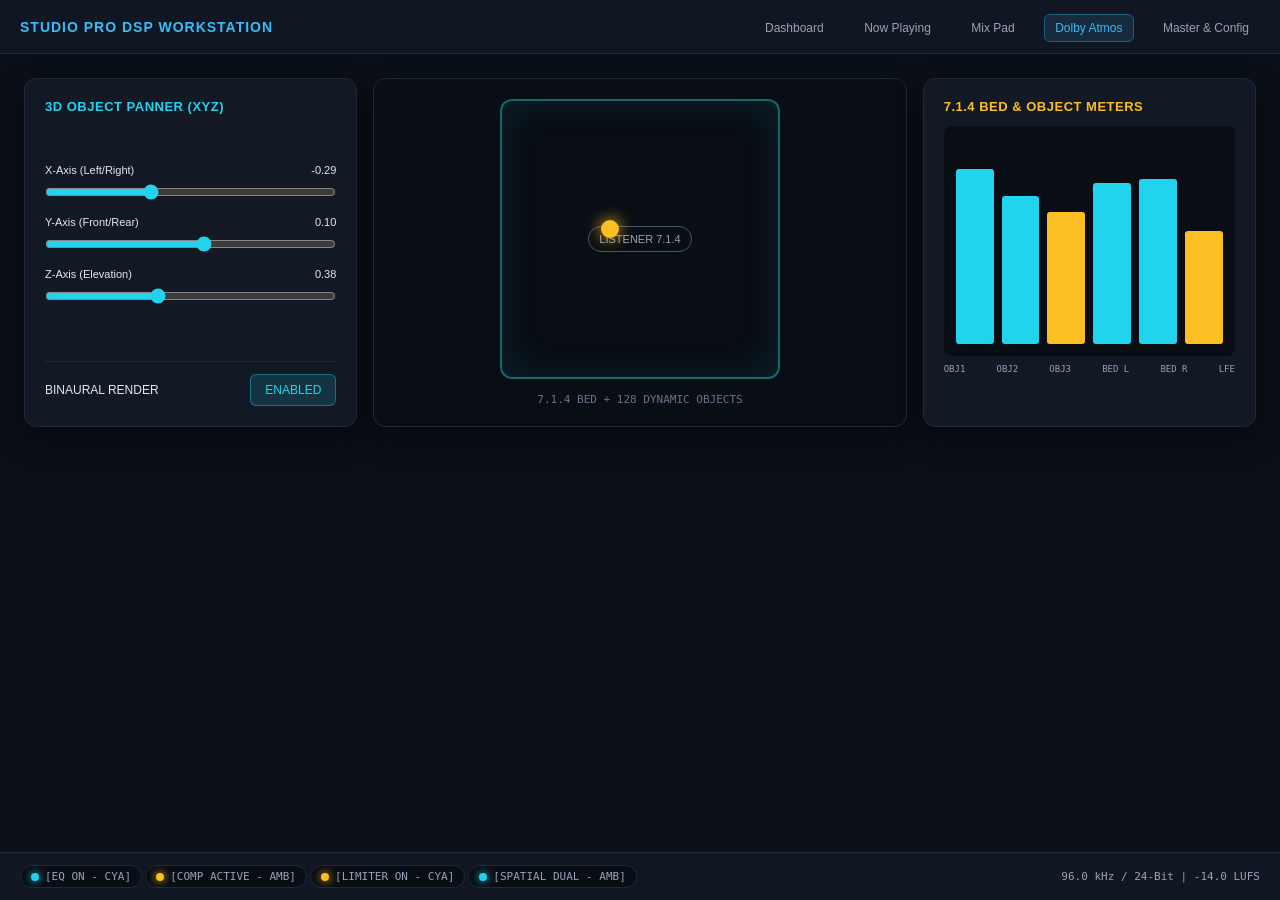
<file: public/assets/aistudio/dolby_atmos_8a188ab9.html>
<!DOCTYPE html>
<html lang="en">
<head>
  <meta charset="UTF-8" />
  <meta name="viewport" content="width=device-width, initial-scale=1.0" />
  <title>Dolby Atmos View - Studio Pro DSP</title>
  <style>
* { box-sizing: border-box; margin: 0; padding: 0; }
body {
  background: #0b0f17;
  color: #e2e8f0;
  font-family: -apple-system, BlinkMacSystemFont, "Segoe UI", Roboto, sans-serif;
  min-height: 100vh;
  display: flex;
  flex-direction: column;
}
header {
  height: 54px;
  background: #111722;
  border-bottom: 1px solid #1e293b;
  padding: 0 20px;
  display: flex;
  align-items: center;
  justify-content: space-between;
}
.brand { font-weight: 700; letter-spacing: 1px; color: #38bdf8; font-size: 14px; }
.nav-links a {
  color: #94a3b8;
  text-decoration: none;
  font-size: 12px;
  margin-left: 14px;
  padding: 6px 10px;
  border-radius: 6px;
  border: 1px solid transparent;
}
.nav-links a:hover, .nav-links a.active {
  color: #38bdf8;
  background: rgba(56, 189, 248, 0.12);
  border-color: rgba(56, 189, 248, 0.35);
}
main { flex: 1; padding: 24px; max-width: 1280px; width: 100%; margin: 0 auto; }
.panel {
  background: #121824;
  border: 1px solid #1e293b;
  border-radius: 12px;
  padding: 20px;
  box-shadow: 0 12px 30px rgba(0,0,0,0.45);
}
h1, h2, h3 { color: #f8fafc; letter-spacing: 0.5px; }
.cyan { color: #22d3ee; }
.amber { color: #fbbf24; }
.btn {
  background: rgba(34, 211, 238, 0.15);
  color: #22d3ee;
  border: 1px solid rgba(34, 211, 238, 0.4);
  padding: 8px 14px;
  border-radius: 6px;
  font-size: 12px;
  cursor: pointer;
}
.btn:hover { background: rgba(34, 211, 238, 0.25); }
.btn-amber {
  background: rgba(251, 191, 36, 0.15);
  color: #fbbf24;
  border: 1px solid rgba(251, 191, 36, 0.4);
}
footer {
  height: 48px;
  background: #111722;
  border-top: 1px solid #1e293b;
  padding: 0 20px;
  display: flex;
  align-items: center;
  justify-content: space-between;
  font-size: 11px;
  color: #94a3b8;
}
.pill {
  display: inline-flex;
  align-items: center;
  gap: 6px;
  background: #090d14;
  border: 1px solid #1e293b;
  padding: 4px 10px;
  border-radius: 999px;
  font-family: monospace;
}
.dot-cyan { width: 8px; height: 8px; border-radius: 50%; background: #22d3ee; box-shadow: 0 0 8px #22d3ee; }
.dot-amber { width: 8px; height: 8px; border-radius: 50%; background: #fbbf24; box-shadow: 0 0 8px #fbbf24; }
input[type="range"] { accent-color: #22d3ee; cursor: pointer; }

</style>
</head>
<body>
  <header>
    <div class="brand">STUDIO PRO DSP WORKSTATION</div>
    <nav class="nav-links">
      <a href="../index.html" class="">Dashboard</a>
      <a href="../views/now_playing.html" class="">Now Playing</a>
      <a href="../views/mix_pad.html" class="">Mix Pad</a>
      <a href="../views/dolby_atmos.html" class="active">Dolby Atmos</a>
      <a href="../views/master_mix_config.html" class="">Master & Config</a>
    </nav>
  </header>
  <main>
    <div style="display:grid; grid-template-columns: 1fr 1.6fr 1fr; gap:16px;">
      <div class="panel" style="display:flex; flex-direction:column; justify-content:space-between;">
        <h3 class="cyan" style="font-size:13px;">3D OBJECT PANNER (XYZ)</h3>
        <div>
          <label style="font-size:11px; display:flex; justify-content:space-between;"><span>X-Axis (Left/Right)</span><span id="xv">-0.29</span></label>
          <input type="range" min="-1" max="1" step="0.01" value="-0.29" oninput="moveObj('x', this.value)" style="width:100%; margin:8px 0 16px;" />
          <label style="font-size:11px; display:flex; justify-content:space-between;"><span>Y-Axis (Front/Rear)</span><span id="yv">0.10</span></label>
          <input type="range" min="-1" max="1" step="0.01" value="0.10" oninput="moveObj('y', this.value)" style="width:100%; margin:8px 0 16px;" />
          <label style="font-size:11px; display:flex; justify-content:space-between;"><span>Z-Axis (Elevation)</span><span id="zv">0.38</span></label>
          <input type="range" min="0" max="1" step="0.01" value="0.38" oninput="moveObj('z', this.value)" style="width:100%; margin:8px 0;" />
        </div>
        <div style="display:flex; justify-content:space-between; align-items:center; border-top:1px solid #1e293b; padding-top:12px;">
          <span style="font-size:12px;">BINAURAL RENDER</span>
          <button class="btn" onclick="this.textContent=this.textContent==='ENABLED'?'BYPASSED':'ENABLED'">ENABLED</button>
        </div>
      </div>
      <div class="panel" style="display:flex; flex-direction:column; align-items:center; justify-content:center; background:#090d14;">
        <div style="width:280px; height:280px; border:2px solid rgba(34,211,238,0.45); border-radius:12px; position:relative; display:flex; align-items:center; justify-content:center; box-shadow:inset 0 0 40px rgba(34,211,238,0.1);">
          <div style="padding:6px 10px; border:1px solid #475569; border-radius:20px; font-size:11px; color:#94a3b8;">LISTENER 7.1.4</div>
          <div id="audioNode" style="width:18px; height:18px; border-radius:50%; background:#fbbf24; box-shadow:0 0 16px #fbbf24; position:absolute; transform:translate(-30px, -10px);"></div>
        </div>
        <p style="font-size:11px; color:#64748b; font-family:monospace; margin-top:14px;">7.1.4 BED + 128 DYNAMIC OBJECTS</p>
      </div>
      <div class="panel">
        <h3 class="amber" style="font-size:13px; margin-bottom:12px;">7.1.4 BED & OBJECT METERS</h3>
        <div style="display:grid; grid-template-columns: repeat(6, 1fr); gap:8px; height:230px; align-items:flex-end; background:#090d14; padding:12px; border-radius:8px;">
          <div style="background:#22d3ee; height:85%; border-radius:3px;"></div>
          <div style="background:#22d3ee; height:72%; border-radius:3px;"></div>
          <div style="background:#fbbf24; height:64%; border-radius:3px;"></div>
          <div style="background:#22d3ee; height:78%; border-radius:3px;"></div>
          <div style="background:#22d3ee; height:80%; border-radius:3px;"></div>
          <div style="background:#fbbf24; height:55%; border-radius:3px;"></div>
        </div>
        <div style="display:flex; justify-content:space-between; font-size:9px; font-family:monospace; color:#94a3b8; margin-top:8px;">
          <span>OBJ1</span><span>OBJ2</span><span>OBJ3</span><span>BED L</span><span>BED R</span><span>LFE</span>
        </div>
      </div>
    </div>
    </main>
  <footer>
    <div>
      <span class="pill"><span class="dot-cyan"></span> [EQ ON - CYA]</span>
      <span class="pill"><span class="dot-amber"></span> [COMP ACTIVE - AMB]</span>
      <span class="pill"><span class="dot-amber"></span> [LIMITER ON - CYA]</span>
      <span class="pill"><span class="dot-cyan"></span> [SPATIAL DUAL - AMB]</span>
    </div>
    <div style="font-family: monospace;">96.0 kHz / 24-Bit | -14.0 LUFS</div>
  </footer>
  <script>
    const pos = {x:-0.29, y:0.10, z:0.38};
    function moveObj(axis, val){
      pos[axis] = parseFloat(val);
      document.getElementById(axis+'v').textContent = pos[axis].toFixed(2);
      const node = document.getElementById('audioNode');
      node.style.transform = `translate(${pos.x*110}px, ${-pos.y*110}px) scale(${1 + pos.z*0.5})`;
    }
    </script>
</body>
</html>
</file>
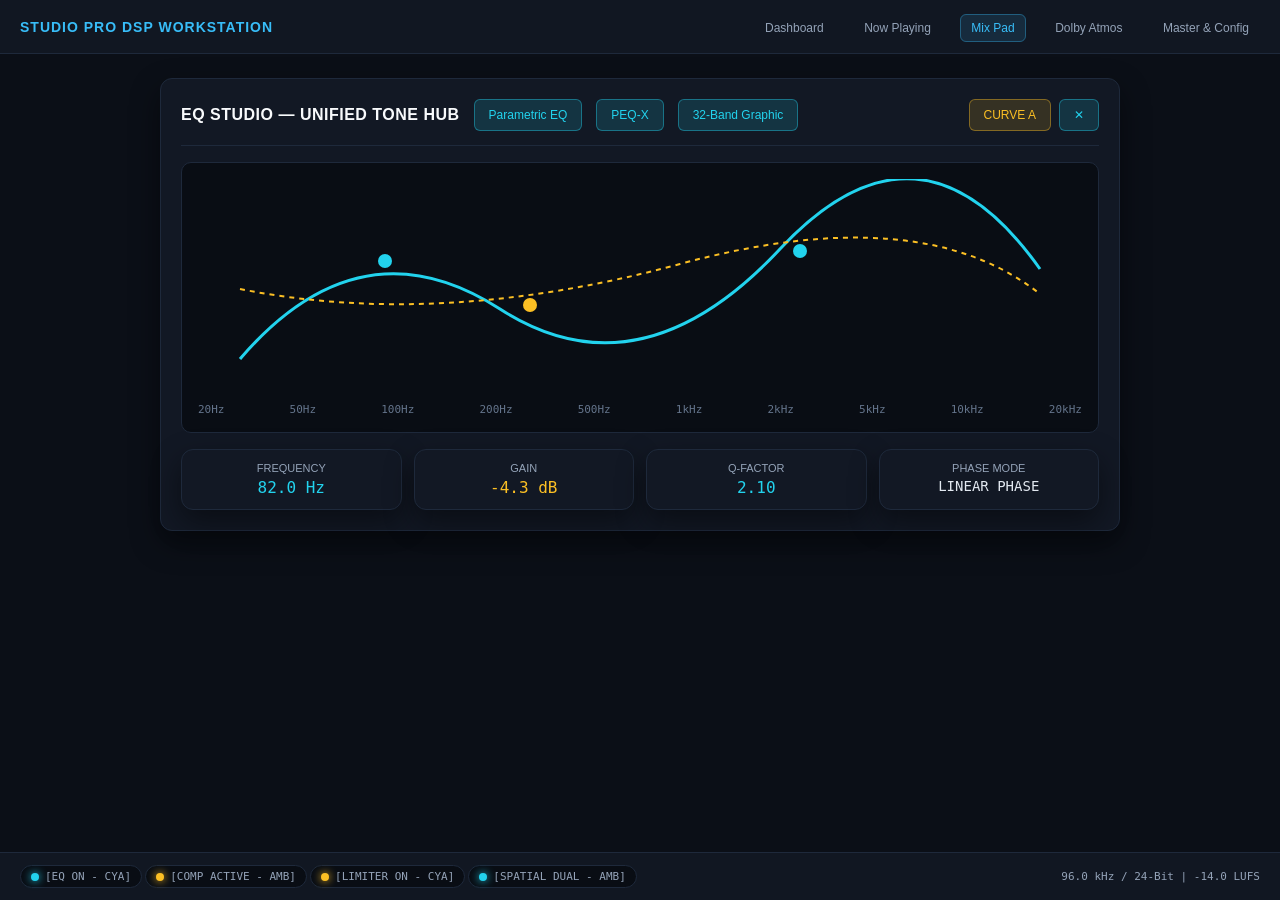
<file: public/assets/aistudio/eq_studio_modal_c9754af3.html>
<!DOCTYPE html>
<html lang="en">
<head>
  <meta charset="UTF-8" />
  <meta name="viewport" content="width=device-width, initial-scale=1.0" />
  <title>EqStudioModal - Studio Pro DSP</title>
  <style>
* { box-sizing: border-box; margin: 0; padding: 0; }
body {
  background: #0b0f17;
  color: #e2e8f0;
  font-family: -apple-system, BlinkMacSystemFont, "Segoe UI", Roboto, sans-serif;
  min-height: 100vh;
  display: flex;
  flex-direction: column;
}
header {
  height: 54px;
  background: #111722;
  border-bottom: 1px solid #1e293b;
  padding: 0 20px;
  display: flex;
  align-items: center;
  justify-content: space-between;
}
.brand { font-weight: 700; letter-spacing: 1px; color: #38bdf8; font-size: 14px; }
.nav-links a {
  color: #94a3b8;
  text-decoration: none;
  font-size: 12px;
  margin-left: 14px;
  padding: 6px 10px;
  border-radius: 6px;
  border: 1px solid transparent;
}
.nav-links a:hover, .nav-links a.active {
  color: #38bdf8;
  background: rgba(56, 189, 248, 0.12);
  border-color: rgba(56, 189, 248, 0.35);
}
main { flex: 1; padding: 24px; max-width: 1280px; width: 100%; margin: 0 auto; }
.panel {
  background: #121824;
  border: 1px solid #1e293b;
  border-radius: 12px;
  padding: 20px;
  box-shadow: 0 12px 30px rgba(0,0,0,0.45);
}
h1, h2, h3 { color: #f8fafc; letter-spacing: 0.5px; }
.cyan { color: #22d3ee; }
.amber { color: #fbbf24; }
.btn {
  background: rgba(34, 211, 238, 0.15);
  color: #22d3ee;
  border: 1px solid rgba(34, 211, 238, 0.4);
  padding: 8px 14px;
  border-radius: 6px;
  font-size: 12px;
  cursor: pointer;
}
.btn:hover { background: rgba(34, 211, 238, 0.25); }
.btn-amber {
  background: rgba(251, 191, 36, 0.15);
  color: #fbbf24;
  border: 1px solid rgba(251, 191, 36, 0.4);
}
footer {
  height: 48px;
  background: #111722;
  border-top: 1px solid #1e293b;
  padding: 0 20px;
  display: flex;
  align-items: center;
  justify-content: space-between;
  font-size: 11px;
  color: #94a3b8;
}
.pill {
  display: inline-flex;
  align-items: center;
  gap: 6px;
  background: #090d14;
  border: 1px solid #1e293b;
  padding: 4px 10px;
  border-radius: 999px;
  font-family: monospace;
}
.dot-cyan { width: 8px; height: 8px; border-radius: 50%; background: #22d3ee; box-shadow: 0 0 8px #22d3ee; }
.dot-amber { width: 8px; height: 8px; border-radius: 50%; background: #fbbf24; box-shadow: 0 0 8px #fbbf24; }
input[type="range"] { accent-color: #22d3ee; cursor: pointer; }

</style>
</head>
<body>
  <header>
    <div class="brand">STUDIO PRO DSP WORKSTATION</div>
    <nav class="nav-links">
      <a href="../index.html" class="">Dashboard</a>
      <a href="../views/now_playing.html" class="">Now Playing</a>
      <a href="../views/mix_pad.html" class="active">Mix Pad</a>
      <a href="../views/dolby_atmos.html" class="">Dolby Atmos</a>
      <a href="../views/master_mix_config.html" class="">Master & Config</a>
    </nav>
  </header>
  <main>
    <div class="panel" style="max-width:960px; margin:0 auto;">
      <div style="display:flex; justify-content:space-between; align-items:center; border-bottom:1px solid #1e293b; padding-bottom:14px; margin-bottom:16px;">
        <div style="display:flex; align-items:center; gap:14px;">
          <h2 style="font-size:16px;">EQ STUDIO — UNIFIED TONE HUB</h2>
          <a href="parametric_eq_modal.html" class="btn" style="text-decoration:none;">Parametric EQ</a>
          <a href="peq_x_modal.html" class="btn" style="text-decoration:none;">PEQ-X</a>
          <a href="advanced_32band_eq.html" class="btn" style="text-decoration:none;">32-Band Graphic</a>
        </div>
        <div style="display:flex; gap:8px;">
          <button class="btn btn-amber" onclick="this.textContent=this.textContent==='CURVE A'?'CURVE B':'CURVE A'">CURVE A</button>
          <a href="../index.html" class="btn" style="text-decoration:none;">✕</a>
        </div>
      </div>
      <div style="background:#090d14; border:1px solid #1e293b; border-radius:10px; padding:16px; margin-bottom:16px;">
        <svg viewBox="0 0 800 220" style="width:100%; height:220px;">
          <path d="M 0 180 Q 120 40, 260 130 T 540 70 T 800 90" fill="none" stroke="#22d3ee" stroke-width="3"/>
          <path d="M 0 110 Q 200 150, 440 85 T 800 115" fill="none" stroke="#fbbf24" stroke-width="2" stroke-dasharray="5"/>
          <circle cx="145" cy="82" r="7" fill="#22d3ee"/><circle cx="290" cy="126" r="7" fill="#fbbf24"/><circle cx="560" cy="72" r="7" fill="#22d3ee"/>
        </svg>
        <div style="display:flex; justify-content:space-between; font-size:11px; font-family:monospace; color:#64748b;">
          <span>20Hz</span><span>50Hz</span><span>100Hz</span><span>200Hz</span><span>500Hz</span><span>1kHz</span><span>2kHz</span><span>5kHz</span><span>10kHz</span><span>20kHz</span>
        </div>
      </div>
      <div style="display:grid; grid-template-columns: repeat(4, 1fr); gap:12px; text-align:center;">
        <div class="panel" style="padding:12px;"><div style="font-size:11px; color:#94a3b8;">FREQUENCY</div><div class="cyan" style="font-family:monospace; font-size:16px; margin-top:4px;">82.0 Hz</div></div>
        <div class="panel" style="padding:12px;"><div style="font-size:11px; color:#94a3b8;">GAIN</div><div class="amber" style="font-family:monospace; font-size:16px; margin-top:4px;">-4.3 dB</div></div>
        <div class="panel" style="padding:12px;"><div style="font-size:11px; color:#94a3b8;">Q-FACTOR</div><div class="cyan" style="font-family:monospace; font-size:16px; margin-top:4px;">2.10</div></div>
        <div class="panel" style="padding:12px;"><div style="font-size:11px; color:#94a3b8;">PHASE MODE</div><div style="font-family:monospace; font-size:14px; margin-top:4px;">LINEAR PHASE</div></div>
      </div>
    </div>
    </main>
  <footer>
    <div>
      <span class="pill"><span class="dot-cyan"></span> [EQ ON - CYA]</span>
      <span class="pill"><span class="dot-amber"></span> [COMP ACTIVE - AMB]</span>
      <span class="pill"><span class="dot-amber"></span> [LIMITER ON - CYA]</span>
      <span class="pill"><span class="dot-cyan"></span> [SPATIAL DUAL - AMB]</span>
    </div>
    <div style="font-family: monospace;">96.0 kHz / 24-Bit | -14.0 LUFS</div>
  </footer>
  <script></script>
</body>
</html>
</file>
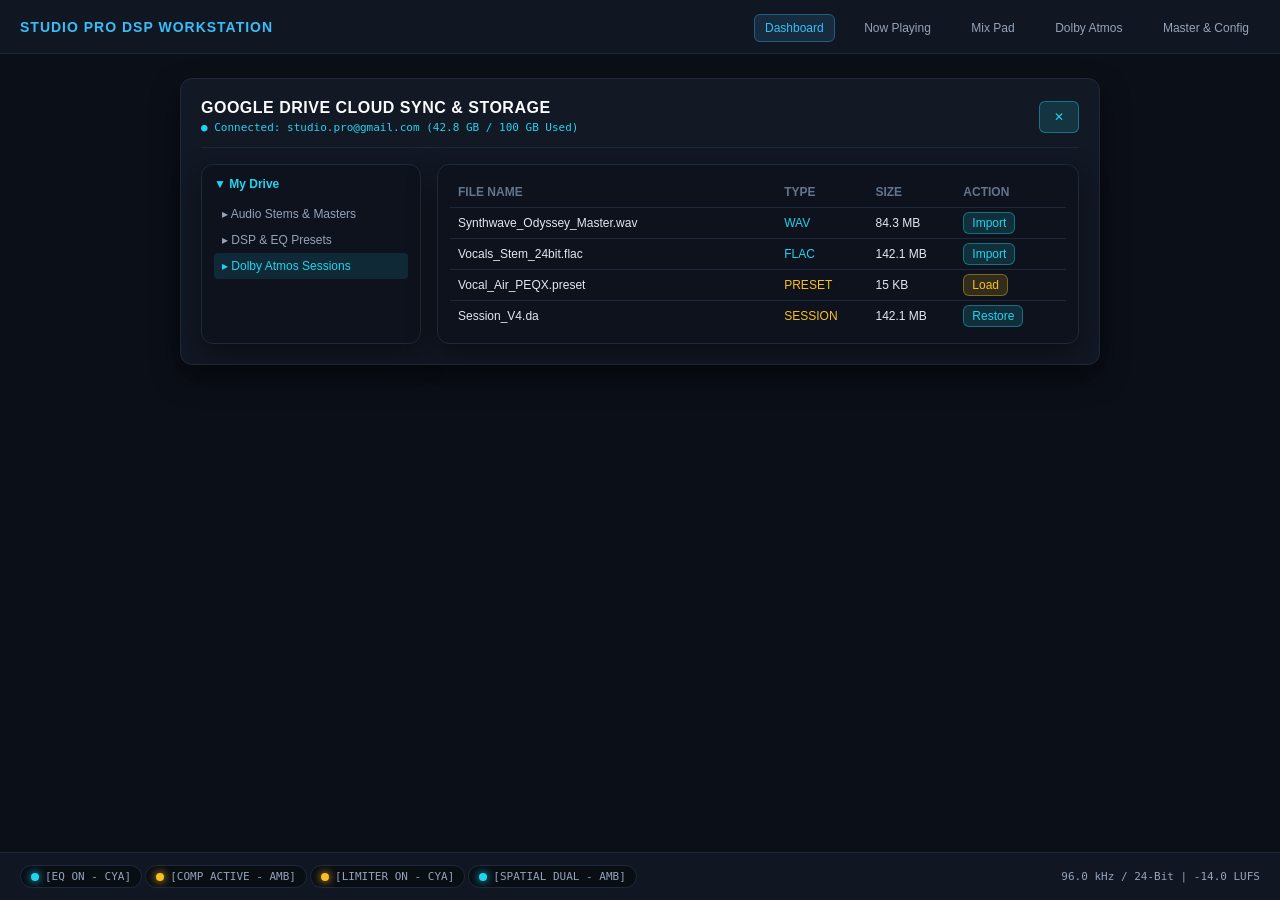
<file: public/assets/aistudio/google_drive_modal_8643b38a.html>
<!DOCTYPE html>
<html lang="en">
<head>
  <meta charset="UTF-8" />
  <meta name="viewport" content="width=device-width, initial-scale=1.0" />
  <title>GoogleDriveModal - Studio Pro DSP</title>
  <style>
* { box-sizing: border-box; margin: 0; padding: 0; }
body {
  background: #0b0f17;
  color: #e2e8f0;
  font-family: -apple-system, BlinkMacSystemFont, "Segoe UI", Roboto, sans-serif;
  min-height: 100vh;
  display: flex;
  flex-direction: column;
}
header {
  height: 54px;
  background: #111722;
  border-bottom: 1px solid #1e293b;
  padding: 0 20px;
  display: flex;
  align-items: center;
  justify-content: space-between;
}
.brand { font-weight: 700; letter-spacing: 1px; color: #38bdf8; font-size: 14px; }
.nav-links a {
  color: #94a3b8;
  text-decoration: none;
  font-size: 12px;
  margin-left: 14px;
  padding: 6px 10px;
  border-radius: 6px;
  border: 1px solid transparent;
}
.nav-links a:hover, .nav-links a.active {
  color: #38bdf8;
  background: rgba(56, 189, 248, 0.12);
  border-color: rgba(56, 189, 248, 0.35);
}
main { flex: 1; padding: 24px; max-width: 1280px; width: 100%; margin: 0 auto; }
.panel {
  background: #121824;
  border: 1px solid #1e293b;
  border-radius: 12px;
  padding: 20px;
  box-shadow: 0 12px 30px rgba(0,0,0,0.45);
}
h1, h2, h3 { color: #f8fafc; letter-spacing: 0.5px; }
.cyan { color: #22d3ee; }
.amber { color: #fbbf24; }
.btn {
  background: rgba(34, 211, 238, 0.15);
  color: #22d3ee;
  border: 1px solid rgba(34, 211, 238, 0.4);
  padding: 8px 14px;
  border-radius: 6px;
  font-size: 12px;
  cursor: pointer;
}
.btn:hover { background: rgba(34, 211, 238, 0.25); }
.btn-amber {
  background: rgba(251, 191, 36, 0.15);
  color: #fbbf24;
  border: 1px solid rgba(251, 191, 36, 0.4);
}
footer {
  height: 48px;
  background: #111722;
  border-top: 1px solid #1e293b;
  padding: 0 20px;
  display: flex;
  align-items: center;
  justify-content: space-between;
  font-size: 11px;
  color: #94a3b8;
}
.pill {
  display: inline-flex;
  align-items: center;
  gap: 6px;
  background: #090d14;
  border: 1px solid #1e293b;
  padding: 4px 10px;
  border-radius: 999px;
  font-family: monospace;
}
.dot-cyan { width: 8px; height: 8px; border-radius: 50%; background: #22d3ee; box-shadow: 0 0 8px #22d3ee; }
.dot-amber { width: 8px; height: 8px; border-radius: 50%; background: #fbbf24; box-shadow: 0 0 8px #fbbf24; }
input[type="range"] { accent-color: #22d3ee; cursor: pointer; }

</style>
</head>
<body>
  <header>
    <div class="brand">STUDIO PRO DSP WORKSTATION</div>
    <nav class="nav-links">
      <a href="../index.html" class="active">Dashboard</a>
      <a href="../views/now_playing.html" class="">Now Playing</a>
      <a href="../views/mix_pad.html" class="">Mix Pad</a>
      <a href="../views/dolby_atmos.html" class="">Dolby Atmos</a>
      <a href="../views/master_mix_config.html" class="">Master & Config</a>
    </nav>
  </header>
  <main>
    <div class="panel" style="max-width:920px; margin:0 auto;">
      <div style="display:flex; justify-content:space-between; align-items:center; border-bottom:1px solid #1e293b; padding-bottom:12px; margin-bottom:16px;">
        <div>
          <h2 style="font-size:16px;">GOOGLE DRIVE CLOUD SYNC & STORAGE</h2>
          <span class="cyan" style="font-size:11px; font-family:monospace;">● Connected: studio.pro@gmail.com (42.8 GB / 100 GB Used)</span>
        </div>
        <a href="../index.html" class="btn" style="text-decoration:none;">✕</a>
      </div>
      <div style="display:grid; grid-template-columns: 220px 1fr; gap:16px;">
        <div class="panel" style="background:#0d121c; padding:12px; font-size:12px;">
          <div class="cyan" style="font-weight:bold; margin-bottom:10px;">▼ My Drive</div>
          <div style="padding:6px 8px; color:#94a3b8;">▸ Audio Stems & Masters</div>
          <div style="padding:6px 8px; color:#94a3b8;">▸ DSP & EQ Presets</div>
          <div style="padding:6px 8px; background:rgba(34,211,238,0.12); color:#22d3ee; border-radius:4px;">▸ Dolby Atmos Sessions</div>
        </div>
        <div class="panel" style="background:#0d121c; padding:12px;">
          <table style="width:100%; border-collapse:collapse; font-size:12px; text-align:left;">
            <thead>
              <tr style="color:#64748b; border-bottom:1px solid #1e293b;">
                <th style="padding:8px;">FILE NAME</th><th>TYPE</th><th>SIZE</th><th>ACTION</th>
              </tr>
            </thead>
            <tbody>
              <tr style="border-bottom:1px solid #1e293b;">
                <td style="padding:8px;">Synthwave_Odyssey_Master.wav</td><td class="cyan">WAV</td><td>84.3 MB</td><td><button class="btn" style="padding:3px 8px;">Import</button></td>
              </tr>
              <tr style="border-bottom:1px solid #1e293b;">
                <td style="padding:8px;">Vocals_Stem_24bit.flac</td><td class="cyan">FLAC</td><td>142.1 MB</td><td><button class="btn" style="padding:3px 8px;">Import</button></td>
              </tr>
              <tr style="border-bottom:1px solid #1e293b;">
                <td style="padding:8px;">Vocal_Air_PEQX.preset</td><td class="amber">PRESET</td><td>15 KB</td><td><button class="btn btn-amber" style="padding:3px 8px;">Load</button></td>
              </tr>
              <tr>
                <td style="padding:8px;">Session_V4.da</td><td class="amber">SESSION</td><td>142.1 MB</td><td><button class="btn" style="padding:3px 8px;">Restore</button></td>
              </tr>
            </tbody>
          </table>
        </div>
      </div>
    </div>
    </main>
  <footer>
    <div>
      <span class="pill"><span class="dot-cyan"></span> [EQ ON - CYA]</span>
      <span class="pill"><span class="dot-amber"></span> [COMP ACTIVE - AMB]</span>
      <span class="pill"><span class="dot-amber"></span> [LIMITER ON - CYA]</span>
      <span class="pill"><span class="dot-cyan"></span> [SPATIAL DUAL - AMB]</span>
    </div>
    <div style="font-family: monospace;">96.0 kHz / 24-Bit | -14.0 LUFS</div>
  </footer>
  <script></script>
</body>
</html>
</file>
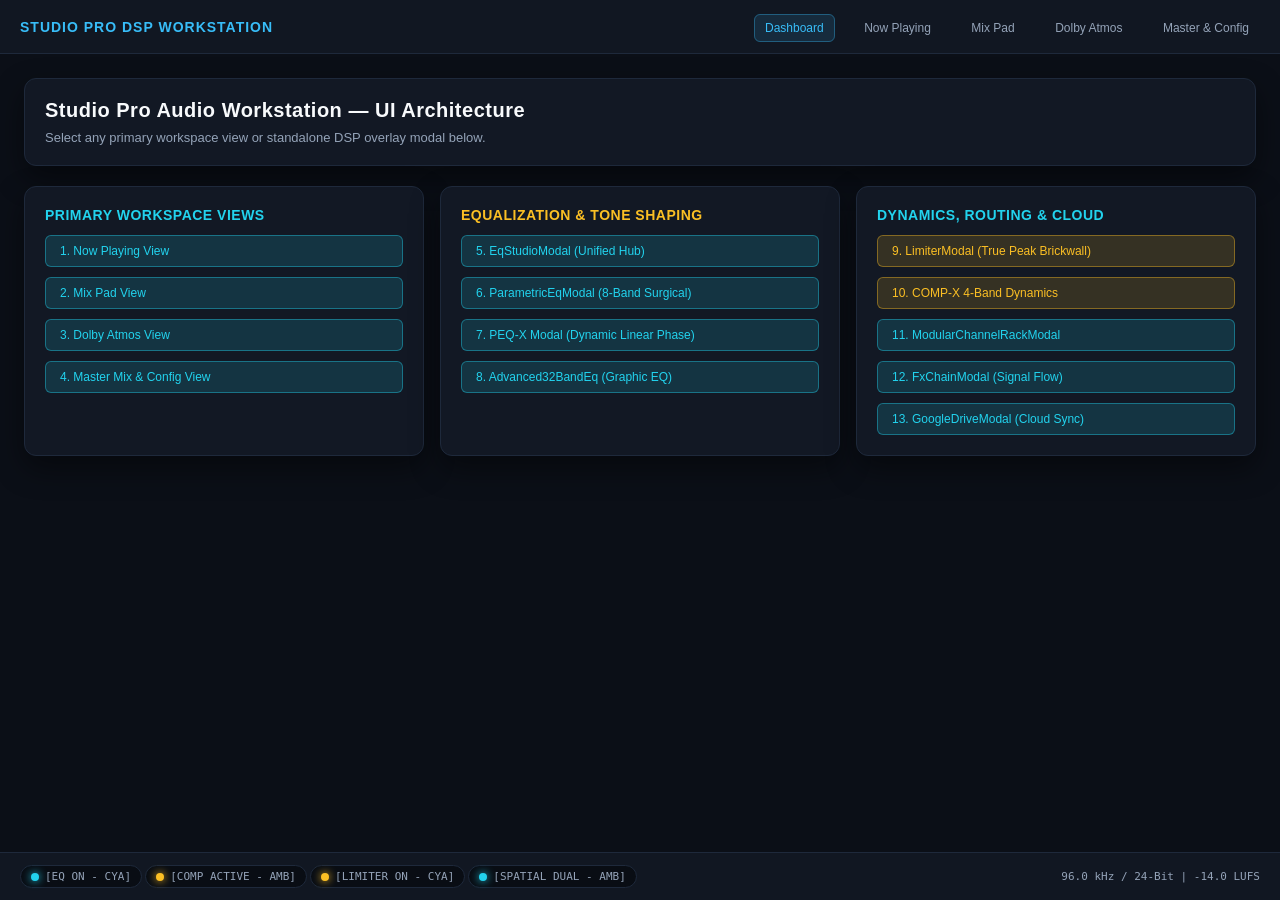
<file: public/assets/aistudio/index_a2615754.html>
<!DOCTYPE html>
<html lang="en">
<head>
  <meta charset="UTF-8" />
  <meta name="viewport" content="width=device-width, initial-scale=1.0" />
  <title>Workspace Hub - Studio Pro DSP</title>
  <style>
* { box-sizing: border-box; margin: 0; padding: 0; }
body {
  background: #0b0f17;
  color: #e2e8f0;
  font-family: -apple-system, BlinkMacSystemFont, "Segoe UI", Roboto, sans-serif;
  min-height: 100vh;
  display: flex;
  flex-direction: column;
}
header {
  height: 54px;
  background: #111722;
  border-bottom: 1px solid #1e293b;
  padding: 0 20px;
  display: flex;
  align-items: center;
  justify-content: space-between;
}
.brand { font-weight: 700; letter-spacing: 1px; color: #38bdf8; font-size: 14px; }
.nav-links a {
  color: #94a3b8;
  text-decoration: none;
  font-size: 12px;
  margin-left: 14px;
  padding: 6px 10px;
  border-radius: 6px;
  border: 1px solid transparent;
}
.nav-links a:hover, .nav-links a.active {
  color: #38bdf8;
  background: rgba(56, 189, 248, 0.12);
  border-color: rgba(56, 189, 248, 0.35);
}
main { flex: 1; padding: 24px; max-width: 1280px; width: 100%; margin: 0 auto; }
.panel {
  background: #121824;
  border: 1px solid #1e293b;
  border-radius: 12px;
  padding: 20px;
  box-shadow: 0 12px 30px rgba(0,0,0,0.45);
}
h1, h2, h3 { color: #f8fafc; letter-spacing: 0.5px; }
.cyan { color: #22d3ee; }
.amber { color: #fbbf24; }
.btn {
  background: rgba(34, 211, 238, 0.15);
  color: #22d3ee;
  border: 1px solid rgba(34, 211, 238, 0.4);
  padding: 8px 14px;
  border-radius: 6px;
  font-size: 12px;
  cursor: pointer;
}
.btn:hover { background: rgba(34, 211, 238, 0.25); }
.btn-amber {
  background: rgba(251, 191, 36, 0.15);
  color: #fbbf24;
  border: 1px solid rgba(251, 191, 36, 0.4);
}
footer {
  height: 48px;
  background: #111722;
  border-top: 1px solid #1e293b;
  padding: 0 20px;
  display: flex;
  align-items: center;
  justify-content: space-between;
  font-size: 11px;
  color: #94a3b8;
}
.pill {
  display: inline-flex;
  align-items: center;
  gap: 6px;
  background: #090d14;
  border: 1px solid #1e293b;
  padding: 4px 10px;
  border-radius: 999px;
  font-family: monospace;
}
.dot-cyan { width: 8px; height: 8px; border-radius: 50%; background: #22d3ee; box-shadow: 0 0 8px #22d3ee; }
.dot-amber { width: 8px; height: 8px; border-radius: 50%; background: #fbbf24; box-shadow: 0 0 8px #fbbf24; }
input[type="range"] { accent-color: #22d3ee; cursor: pointer; }

</style>
</head>
<body>
  <header>
    <div class="brand">STUDIO PRO DSP WORKSTATION</div>
    <nav class="nav-links">
      <a href="index.html" class="active">Dashboard</a>
      <a href="views/now_playing.html" class="">Now Playing</a>
      <a href="views/mix_pad.html" class="">Mix Pad</a>
      <a href="views/dolby_atmos.html" class="">Dolby Atmos</a>
      <a href="views/master_mix_config.html" class="">Master & Config</a>
    </nav>
  </header>
  <main>
    <div class="panel" style="margin-bottom:20px;">
      <h1 style="font-size:20px; margin-bottom:8px;">Studio Pro Audio Workstation — UI Architecture</h1>
      <p style="color:#94a3b8; font-size:13px;">Select any primary workspace view or standalone DSP overlay modal below.</p>
    </div>
    <div style="display:grid; grid-template-columns: repeat(auto-fit, minmax(280px, 1fr)); gap:16px;">
      <div class="panel">
        <h3 class="cyan" style="font-size:14px; margin-bottom:12px;">PRIMARY WORKSPACE VIEWS</h3>
        <ul style="list-style:none; display:flex; flex-direction:column; gap:10px; font-size:13px;">
          <li><a class="btn" style="display:block; text-decoration:none;" href="views/now_playing.html">1. Now Playing View</a></li>
          <li><a class="btn" style="display:block; text-decoration:none;" href="views/mix_pad.html">2. Mix Pad View</a></li>
          <li><a class="btn" style="display:block; text-decoration:none;" href="views/dolby_atmos.html">3. Dolby Atmos View</a></li>
          <li><a class="btn" style="display:block; text-decoration:none;" href="views/master_mix_config.html">4. Master Mix & Config View</a></li>
        </ul>
      </div>
      <div class="panel">
        <h3 class="amber" style="font-size:14px; margin-bottom:12px;">EQUALIZATION & TONE SHAPING</h3>
        <ul style="list-style:none; display:flex; flex-direction:column; gap:10px; font-size:13px;">
          <li><a class="btn" style="display:block; text-decoration:none;" href="modals/eq_studio_modal.html">5. EqStudioModal (Unified Hub)</a></li>
          <li><a class="btn" style="display:block; text-decoration:none;" href="modals/parametric_eq_modal.html">6. ParametricEqModal (8-Band Surgical)</a></li>
          <li><a class="btn" style="display:block; text-decoration:none;" href="modals/peq_x_modal.html">7. PEQ-X Modal (Dynamic Linear Phase)</a></li>
          <li><a class="btn" style="display:block; text-decoration:none;" href="modals/advanced_32band_eq.html">8. Advanced32BandEq (Graphic EQ)</a></li>
        </ul>
      </div>
      <div class="panel">
        <h3 class="cyan" style="font-size:14px; margin-bottom:12px;">DYNAMICS, ROUTING & CLOUD</h3>
        <ul style="list-style:none; display:flex; flex-direction:column; gap:10px; font-size:13px;">
          <li><a class="btn btn-amber" style="display:block; text-decoration:none;" href="modals/limiter_modal.html">9. LimiterModal (True Peak Brickwall)</a></li>
          <li><a class="btn btn-amber" style="display:block; text-decoration:none;" href="modals/comp_x_4band.html">10. COMP-X 4-Band Dynamics</a></li>
          <li><a class="btn" style="display:block; text-decoration:none;" href="modals/modular_channel_rack.html">11. ModularChannelRackModal</a></li>
          <li><a class="btn" style="display:block; text-decoration:none;" href="modals/fx_chain_modal.html">12. FxChainModal (Signal Flow)</a></li>
          <li><a class="btn" style="display:block; text-decoration:none;" href="modals/google_drive_modal.html">13. GoogleDriveModal (Cloud Sync)</a></li>
        </ul>
      </div>
    </div>
    </main>
  <footer>
    <div>
      <span class="pill"><span class="dot-cyan"></span> [EQ ON - CYA]</span>
      <span class="pill"><span class="dot-amber"></span> [COMP ACTIVE - AMB]</span>
      <span class="pill"><span class="dot-amber"></span> [LIMITER ON - CYA]</span>
      <span class="pill"><span class="dot-cyan"></span> [SPATIAL DUAL - AMB]</span>
    </div>
    <div style="font-family: monospace;">96.0 kHz / 24-Bit | -14.0 LUFS</div>
  </footer>
  <script></script>
</body>
</html>
</file>
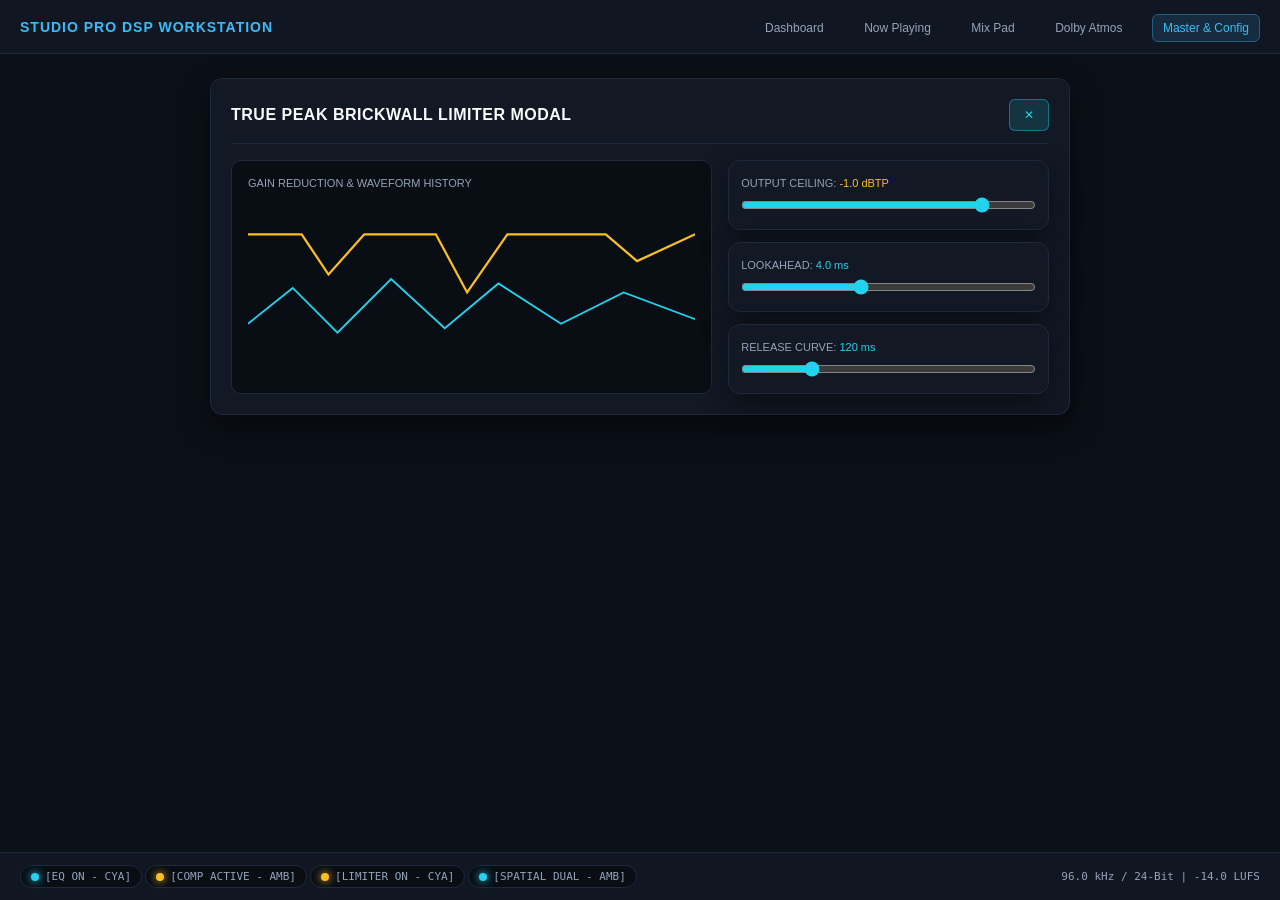
<file: public/assets/aistudio/limiter_modal_9692b1cf.html>
<!DOCTYPE html>
<html lang="en">
<head>
  <meta charset="UTF-8" />
  <meta name="viewport" content="width=device-width, initial-scale=1.0" />
  <title>LimiterModal - Studio Pro DSP</title>
  <style>
* { box-sizing: border-box; margin: 0; padding: 0; }
body {
  background: #0b0f17;
  color: #e2e8f0;
  font-family: -apple-system, BlinkMacSystemFont, "Segoe UI", Roboto, sans-serif;
  min-height: 100vh;
  display: flex;
  flex-direction: column;
}
header {
  height: 54px;
  background: #111722;
  border-bottom: 1px solid #1e293b;
  padding: 0 20px;
  display: flex;
  align-items: center;
  justify-content: space-between;
}
.brand { font-weight: 700; letter-spacing: 1px; color: #38bdf8; font-size: 14px; }
.nav-links a {
  color: #94a3b8;
  text-decoration: none;
  font-size: 12px;
  margin-left: 14px;
  padding: 6px 10px;
  border-radius: 6px;
  border: 1px solid transparent;
}
.nav-links a:hover, .nav-links a.active {
  color: #38bdf8;
  background: rgba(56, 189, 248, 0.12);
  border-color: rgba(56, 189, 248, 0.35);
}
main { flex: 1; padding: 24px; max-width: 1280px; width: 100%; margin: 0 auto; }
.panel {
  background: #121824;
  border: 1px solid #1e293b;
  border-radius: 12px;
  padding: 20px;
  box-shadow: 0 12px 30px rgba(0,0,0,0.45);
}
h1, h2, h3 { color: #f8fafc; letter-spacing: 0.5px; }
.cyan { color: #22d3ee; }
.amber { color: #fbbf24; }
.btn {
  background: rgba(34, 211, 238, 0.15);
  color: #22d3ee;
  border: 1px solid rgba(34, 211, 238, 0.4);
  padding: 8px 14px;
  border-radius: 6px;
  font-size: 12px;
  cursor: pointer;
}
.btn:hover { background: rgba(34, 211, 238, 0.25); }
.btn-amber {
  background: rgba(251, 191, 36, 0.15);
  color: #fbbf24;
  border: 1px solid rgba(251, 191, 36, 0.4);
}
footer {
  height: 48px;
  background: #111722;
  border-top: 1px solid #1e293b;
  padding: 0 20px;
  display: flex;
  align-items: center;
  justify-content: space-between;
  font-size: 11px;
  color: #94a3b8;
}
.pill {
  display: inline-flex;
  align-items: center;
  gap: 6px;
  background: #090d14;
  border: 1px solid #1e293b;
  padding: 4px 10px;
  border-radius: 999px;
  font-family: monospace;
}
.dot-cyan { width: 8px; height: 8px; border-radius: 50%; background: #22d3ee; box-shadow: 0 0 8px #22d3ee; }
.dot-amber { width: 8px; height: 8px; border-radius: 50%; background: #fbbf24; box-shadow: 0 0 8px #fbbf24; }
input[type="range"] { accent-color: #22d3ee; cursor: pointer; }

</style>
</head>
<body>
  <header>
    <div class="brand">STUDIO PRO DSP WORKSTATION</div>
    <nav class="nav-links">
      <a href="../index.html" class="">Dashboard</a>
      <a href="../views/now_playing.html" class="">Now Playing</a>
      <a href="../views/mix_pad.html" class="">Mix Pad</a>
      <a href="../views/dolby_atmos.html" class="">Dolby Atmos</a>
      <a href="../views/master_mix_config.html" class="active">Master & Config</a>
    </nav>
  </header>
  <main>
    <div class="panel" style="max-width:860px; margin:0 auto;">
      <div style="display:flex; justify-content:space-between; align-items:center; border-bottom:1px solid #1e293b; padding-bottom:12px; margin-bottom:16px;">
        <h2 style="font-size:16px;">TRUE PEAK BRICKWALL LIMITER MODAL</h2>
        <a href="../index.html" class="btn" style="text-decoration:none;">✕</a>
      </div>
      <div style="display:grid; grid-template-columns: 1.5fr 1fr; gap:16px;">
        <div style="background:#090d14; border:1px solid #1e293b; border-radius:10px; padding:16px;">
          <div style="font-size:11px; color:#94a3b8; margin-bottom:10px;">GAIN REDUCTION & WAVEFORM HISTORY</div>
          <svg viewBox="0 0 500 160" style="width:100%; height:160px;">
            <polyline points="0,30 60,30 90,75 130,30 210,30 245,95 290,30 400,30 435,60 500,30" fill="none" stroke="#fbbf24" stroke-width="2.5"/>
            <polyline points="0,130 50,90 100,140 160,80 220,135 280,85 350,130 420,95 500,125" fill="none" stroke="#22d3ee" stroke-width="2"/>
          </svg>
        </div>
        <div style="display:flex; flex-direction:column; gap:12px;">
          <div class="panel" style="padding:12px;">
            <label style="font-size:11px; color:#94a3b8;">OUTPUT CEILING: <span class="amber" id="cVal">-1.0 dBTP</span></label>
            <input type="range" min="-6" max="0" step="0.1" value="-1.0" oninput="document.getElementById('cVal').textContent=this.value+' dBTP'" style="width:100%; margin-top:6px;" />
          </div>
          <div class="panel" style="padding:12px;">
            <label style="font-size:11px; color:#94a3b8;">LOOKAHEAD: <span class="cyan" id="lVal">4.0 ms</span></label>
            <input type="range" min="0" max="10" step="0.5" value="4.0" oninput="document.getElementById('lVal').textContent=this.value+' ms'" style="width:100%; margin-top:6px;" />
          </div>
          <div class="panel" style="padding:12px;">
            <label style="font-size:11px; color:#94a3b8;">RELEASE CURVE: <span class="cyan" id="rVal">120 ms</span></label>
            <input type="range" min="10" max="500" step="5" value="120" oninput="document.getElementById('rVal').textContent=this.value+' ms'" style="width:100%; margin-top:6px;" />
          </div>
        </div>
      </div>
    </div>
    </main>
  <footer>
    <div>
      <span class="pill"><span class="dot-cyan"></span> [EQ ON - CYA]</span>
      <span class="pill"><span class="dot-amber"></span> [COMP ACTIVE - AMB]</span>
      <span class="pill"><span class="dot-amber"></span> [LIMITER ON - CYA]</span>
      <span class="pill"><span class="dot-cyan"></span> [SPATIAL DUAL - AMB]</span>
    </div>
    <div style="font-family: monospace;">96.0 kHz / 24-Bit | -14.0 LUFS</div>
  </footer>
  <script></script>
</body>
</html>
</file>
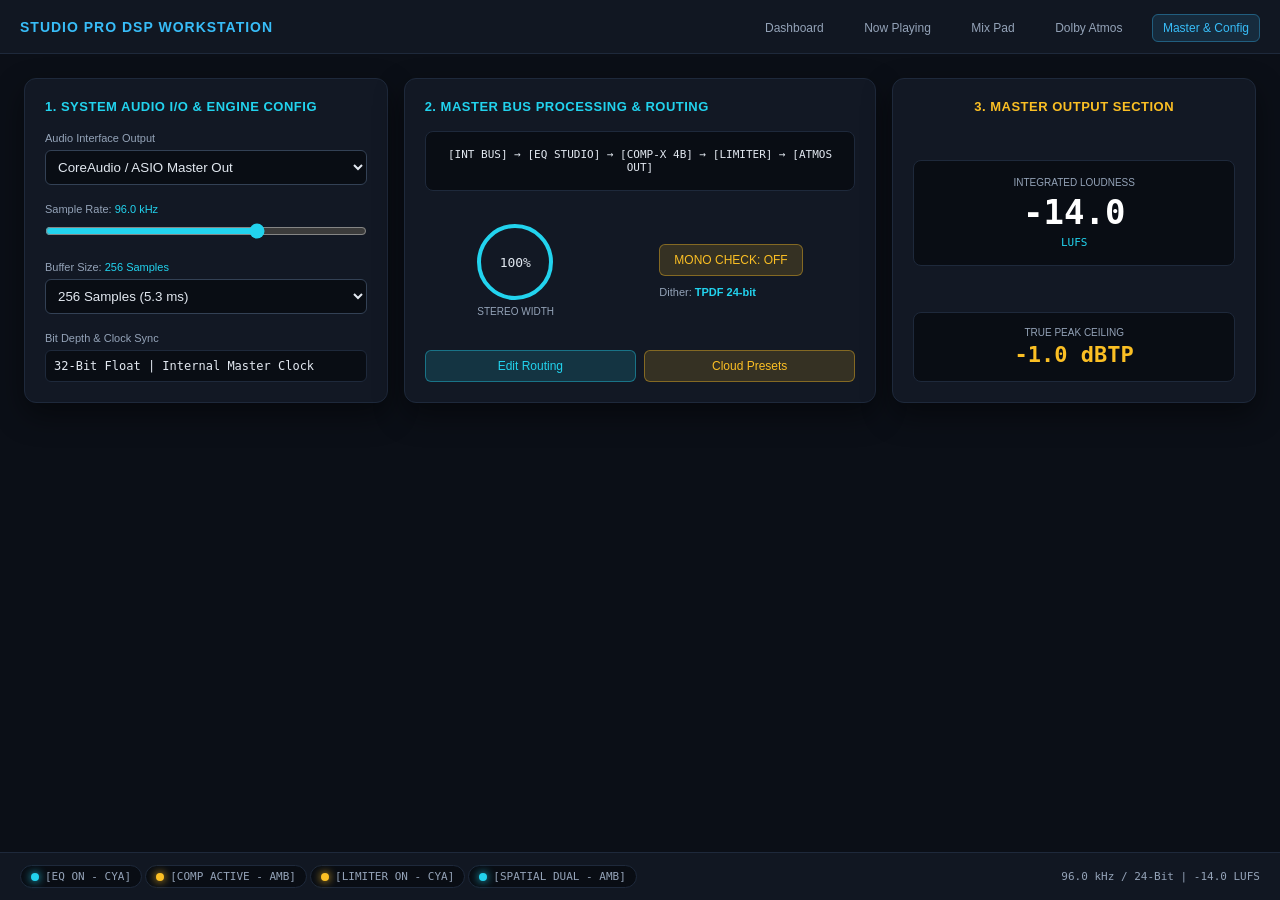
<file: public/assets/aistudio/master_mix_config_529fe24d.html>
<!DOCTYPE html>
<html lang="en">
<head>
  <meta charset="UTF-8" />
  <meta name="viewport" content="width=device-width, initial-scale=1.0" />
  <title>Master Mix & Config View - Studio Pro DSP</title>
  <style>
* { box-sizing: border-box; margin: 0; padding: 0; }
body {
  background: #0b0f17;
  color: #e2e8f0;
  font-family: -apple-system, BlinkMacSystemFont, "Segoe UI", Roboto, sans-serif;
  min-height: 100vh;
  display: flex;
  flex-direction: column;
}
header {
  height: 54px;
  background: #111722;
  border-bottom: 1px solid #1e293b;
  padding: 0 20px;
  display: flex;
  align-items: center;
  justify-content: space-between;
}
.brand { font-weight: 700; letter-spacing: 1px; color: #38bdf8; font-size: 14px; }
.nav-links a {
  color: #94a3b8;
  text-decoration: none;
  font-size: 12px;
  margin-left: 14px;
  padding: 6px 10px;
  border-radius: 6px;
  border: 1px solid transparent;
}
.nav-links a:hover, .nav-links a.active {
  color: #38bdf8;
  background: rgba(56, 189, 248, 0.12);
  border-color: rgba(56, 189, 248, 0.35);
}
main { flex: 1; padding: 24px; max-width: 1280px; width: 100%; margin: 0 auto; }
.panel {
  background: #121824;
  border: 1px solid #1e293b;
  border-radius: 12px;
  padding: 20px;
  box-shadow: 0 12px 30px rgba(0,0,0,0.45);
}
h1, h2, h3 { color: #f8fafc; letter-spacing: 0.5px; }
.cyan { color: #22d3ee; }
.amber { color: #fbbf24; }
.btn {
  background: rgba(34, 211, 238, 0.15);
  color: #22d3ee;
  border: 1px solid rgba(34, 211, 238, 0.4);
  padding: 8px 14px;
  border-radius: 6px;
  font-size: 12px;
  cursor: pointer;
}
.btn:hover { background: rgba(34, 211, 238, 0.25); }
.btn-amber {
  background: rgba(251, 191, 36, 0.15);
  color: #fbbf24;
  border: 1px solid rgba(251, 191, 36, 0.4);
}
footer {
  height: 48px;
  background: #111722;
  border-top: 1px solid #1e293b;
  padding: 0 20px;
  display: flex;
  align-items: center;
  justify-content: space-between;
  font-size: 11px;
  color: #94a3b8;
}
.pill {
  display: inline-flex;
  align-items: center;
  gap: 6px;
  background: #090d14;
  border: 1px solid #1e293b;
  padding: 4px 10px;
  border-radius: 999px;
  font-family: monospace;
}
.dot-cyan { width: 8px; height: 8px; border-radius: 50%; background: #22d3ee; box-shadow: 0 0 8px #22d3ee; }
.dot-amber { width: 8px; height: 8px; border-radius: 50%; background: #fbbf24; box-shadow: 0 0 8px #fbbf24; }
input[type="range"] { accent-color: #22d3ee; cursor: pointer; }

</style>
</head>
<body>
  <header>
    <div class="brand">STUDIO PRO DSP WORKSTATION</div>
    <nav class="nav-links">
      <a href="../index.html" class="">Dashboard</a>
      <a href="../views/now_playing.html" class="">Now Playing</a>
      <a href="../views/mix_pad.html" class="">Mix Pad</a>
      <a href="../views/dolby_atmos.html" class="">Dolby Atmos</a>
      <a href="../views/master_mix_config.html" class="active">Master & Config</a>
    </nav>
  </header>
  <main>
    <div style="display:grid; grid-template-columns: 1fr 1.3fr 1fr; gap:16px;">
      <div class="panel" style="display:flex; flex-direction:column; gap:14px;">
        <h3 class="cyan" style="font-size:13px;">1. SYSTEM AUDIO I/O & ENGINE CONFIG</h3>
        <div>
          <label style="font-size:11px; color:#94a3b8;">Audio Interface Output</label>
          <select style="width:100%; margin-top:4px; background:#090d14; color:#e2e8f0; border:1px solid #334155; padding:8px; border-radius:6px;">
            <option>CoreAudio / ASIO Master Out</option>
            <option>Dolby Atmos Renderer Virtual Bus</option>
          </select>
        </div>
        <div>
          <label style="font-size:11px; color:#94a3b8;">Sample Rate: <span class="cyan">96.0 kHz</span></label>
          <input type="range" min="1" max="4" value="3" style="width:100%; margin-top:6px;" />
        </div>
        <div>
          <label style="font-size:11px; color:#94a3b8;">Buffer Size: <span class="cyan">256 Samples</span></label>
          <select style="width:100%; margin-top:4px; background:#090d14; color:#e2e8f0; border:1px solid #334155; padding:8px; border-radius:6px;">
            <option>128 Samples (2.6 ms)</option>
            <option selected>256 Samples (5.3 ms)</option>
            <option>512 Samples (10.6 ms)</option>
          </select>
        </div>
        <div>
          <label style="font-size:11px; color:#94a3b8;">Bit Depth & Clock Sync</label>
          <div style="font-size:12px; font-family:monospace; background:#090d14; padding:8px; border-radius:6px; margin-top:4px; border:1px solid #1e293b;">
            32-Bit Float | Internal Master Clock
          </div>
        </div>
      </div>
      <div class="panel" style="display:flex; flex-direction:column; justify-content:space-between;">
        <h3 class="cyan" style="font-size:13px;">2. MASTER BUS PROCESSING & ROUTING</h3>
        <div style="background:#090d14; border:1px solid #1e293b; border-radius:8px; padding:16px; font-family:monospace; font-size:11px; text-align:center;">
          [INT BUS] → [EQ STUDIO] → [COMP-X 4B] → [LIMITER] → [ATMOS OUT]
        </div>
        <div style="display:flex; justify-content:space-around; align-items:center; margin:16px 0;">
          <div style="text-align:center;">
            <div style="width:76px; height:76px; border-radius:50%; border:4px solid #22d3ee; display:flex; align-items:center; justify-content:center; font-family:monospace; font-size:13px;">100%</div>
            <span style="font-size:10px; color:#94a3b8; display:block; margin-top:6px;">STEREO WIDTH</span>
          </div>
          <div style="display:flex; flex-direction:column; gap:10px;">
            <button class="btn btn-amber" onclick="this.textContent=this.textContent==='MONO CHECK: OFF'?'MONO CHECK: ON':'MONO CHECK: OFF'">MONO CHECK: OFF</button>
            <div style="font-size:11px; color:#94a3b8;">Dither: <strong class="cyan">TPDF 24-bit</strong></div>
          </div>
        </div>
        <div style="display:flex; gap:8px;">
          <a href="../modals/fx_chain_modal.html" class="btn" style="flex:1; text-align:center; text-decoration:none;">Edit Routing</a>
          <a href="../modals/google_drive_modal.html" class="btn btn-amber" style="flex:1; text-align:center; text-decoration:none;">Cloud Presets</a>
        </div>
      </div>
      <div class="panel" style="display:flex; flex-direction:column; justify-content:space-between; text-align:center;">
        <h3 class="amber" style="font-size:13px;">3. MASTER OUTPUT SECTION</h3>
        <div style="background:#090d14; padding:16px; border-radius:8px; border:1px solid #1e293b;">
          <div style="font-size:10px; color:#94a3b8;">INTEGRATED LOUDNESS</div>
          <div style="font-size:34px; font-weight:bold; font-family:monospace; color:#fff; margin:4px 0;">-14.0</div>
          <div class="cyan" style="font-size:11px; font-family:monospace;">LUFS</div>
        </div>
        <div style="background:#090d14; padding:14px; border-radius:8px; border:1px solid #1e293b;">
          <div style="font-size:10px; color:#94a3b8;">TRUE PEAK CEILING</div>
          <div class="amber" style="font-size:22px; font-weight:bold; font-family:monospace; margin-top:4px;">-1.0 dBTP</div>
        </div>
      </div>
    </div>
    </main>
  <footer>
    <div>
      <span class="pill"><span class="dot-cyan"></span> [EQ ON - CYA]</span>
      <span class="pill"><span class="dot-amber"></span> [COMP ACTIVE - AMB]</span>
      <span class="pill"><span class="dot-amber"></span> [LIMITER ON - CYA]</span>
      <span class="pill"><span class="dot-cyan"></span> [SPATIAL DUAL - AMB]</span>
    </div>
    <div style="font-family: monospace;">96.0 kHz / 24-Bit | -14.0 LUFS</div>
  </footer>
  <script></script>
</body>
</html>
</file>
